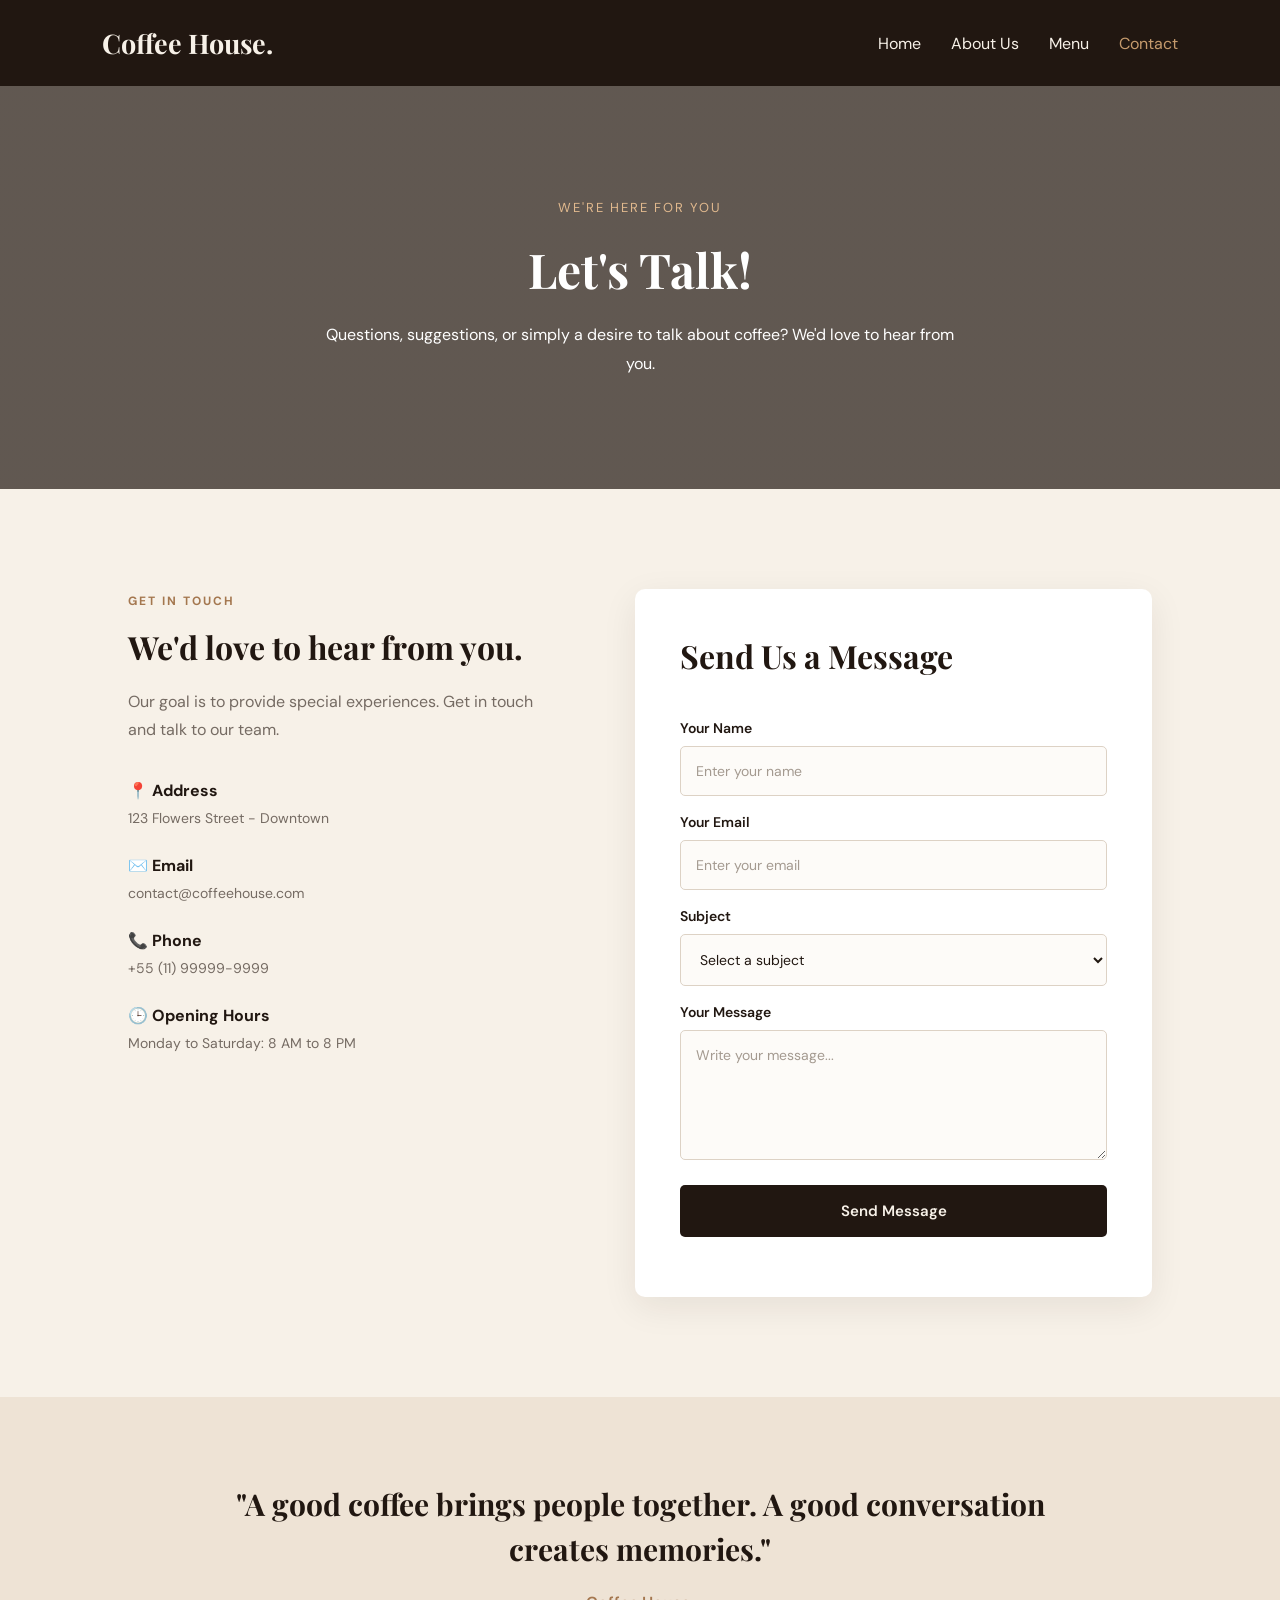
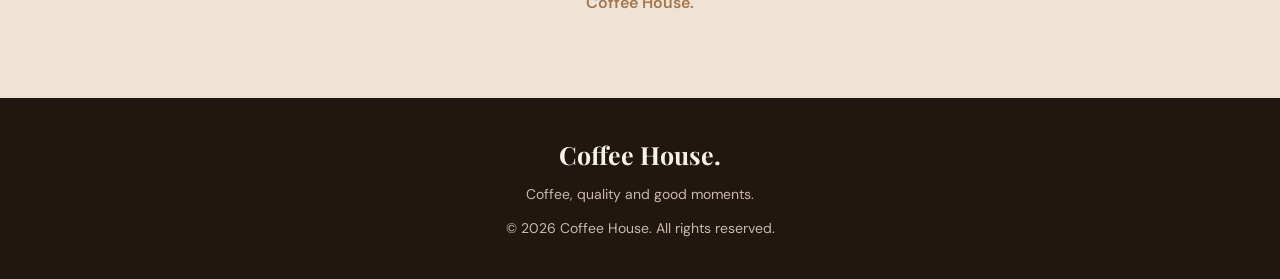
<file: coffee-house-main/contact-en.html>
<!DOCTYPE html>
<html lang="en">

<head>
    <meta charset="UTF-8">
    <meta name="viewport" content="width=device-width, initial-scale=1.0">

    <title>Contact | Coffee House</title>

    <link rel="stylesheet" href="style-contact.css">
    <script src="script.js" defer></script>

    <link rel="preconnect" href="https://fonts.googleapis.com">
    <link rel="preconnect" href="https://fonts.gstatic.com" crossorigin>

    <link href="https://fonts.googleapis.com/css2?family=DM+Sans:wght@400;500;600;700&family=Playfair+Display:wght@500;600;700&display=swap" rel="stylesheet">
</head>

<body>

    <!-- HEADER -->

    <header>

        <div class="logo">Coffee House.</div>

        <nav>
            <a href="index-en.html">Home</a>
            <a href="about-en.html">About Us</a>
            <a href="menu-en.html">Menu</a>
            <a href="contact-en.html" class="ativo">Contact</a>
        </nav>

    </header>

    <!-- BANNER -->

    <section class="contato-banner">

        <span>We're here for you</span>

        <h1>Let's Talk!</h1>

        <p>
            Questions, suggestions, or simply a desire to talk about coffee?
            We'd love to hear from you.
        </p>

    </section>

    <!-- CONTACT -->

    <section class="contato-container">

        <div class="contato-informacoes">

            <span class="etiqueta">Get in Touch</span>

            <h2>We'd love to hear from you.</h2>

            <p>
                Our goal is to provide special experiences.
                Get in touch and talk to our team.
            </p>

            <div class="informacao">

                <h3>📍 Address</h3>
                <p>123 Flowers Street - Downtown</p>

            </div>

            <div class="informacao">

                <h3>✉️ Email</h3>
                <p>contact@coffeehouse.com</p>

            </div>

            <div class="informacao">

                <h3>📞 Phone</h3>
                <p>+55 (11) 99999-9999</p>

            </div>

            <div class="informacao">

                <h3>🕒 Opening Hours</h3>
                <p>Monday to Saturday: 8 AM to 8 PM</p>

            </div>

        </div>

        <!-- CONTACT FORM -->

        <div class="formulario">

            <h2>Send Us a Message</h2>

            <form id="formContato">

                <label for="nome">Your Name</label>
                <input
                    type="text"
                    id="nome"
                    name="nome"
                    placeholder="Enter your name"
                    required
                >

                <label for="email">Your Email</label>
                <input
                    type="email"
                    id="email"
                    name="email"
                    placeholder="Enter your email"
                    required
                >

                <label for="assunto">Subject</label>

                <select id="assunto" name="assunto" required>

                    <option value="" disabled selected>
                        Select a subject
                    </option>

                    <option value="menu">
                        Menu Inquiries
                    </option>

                    <option value="orders">
                        Orders
                    </option>

                    <option value="suggestions">
                        Suggestions
                    </option>

                    <option value="events">
                        Reservations and Events
                    </option>

                    <option value="other">
                        Other
                    </option>

                </select>

                <label for="mensagem">Your Message</label>

                <textarea
                    id="mensagem"
                    name="mensagem"
                    rows="5"
                    placeholder="Write your message..."
                    required
                ></textarea>

                <button type="submit">Send Message</button>

                <p id="resposta"></p>

            </form>

        </div>

    </section>

    <!-- FINAL QUOTE -->

    <section class="frase-contato">

        <h2>
            "A good coffee brings people together.
            A good conversation creates memories."
        </h2>

        <span>Coffee House.</span>

    </section>

    <!-- FOOTER -->

    <footer>

        <strong>Coffee House.</strong>

        <p>Coffee, quality and good moments.</p>

        <p>© 2026 Coffee House. All rights reserved.</p>

    </footer>

</body>
</html>
</file>
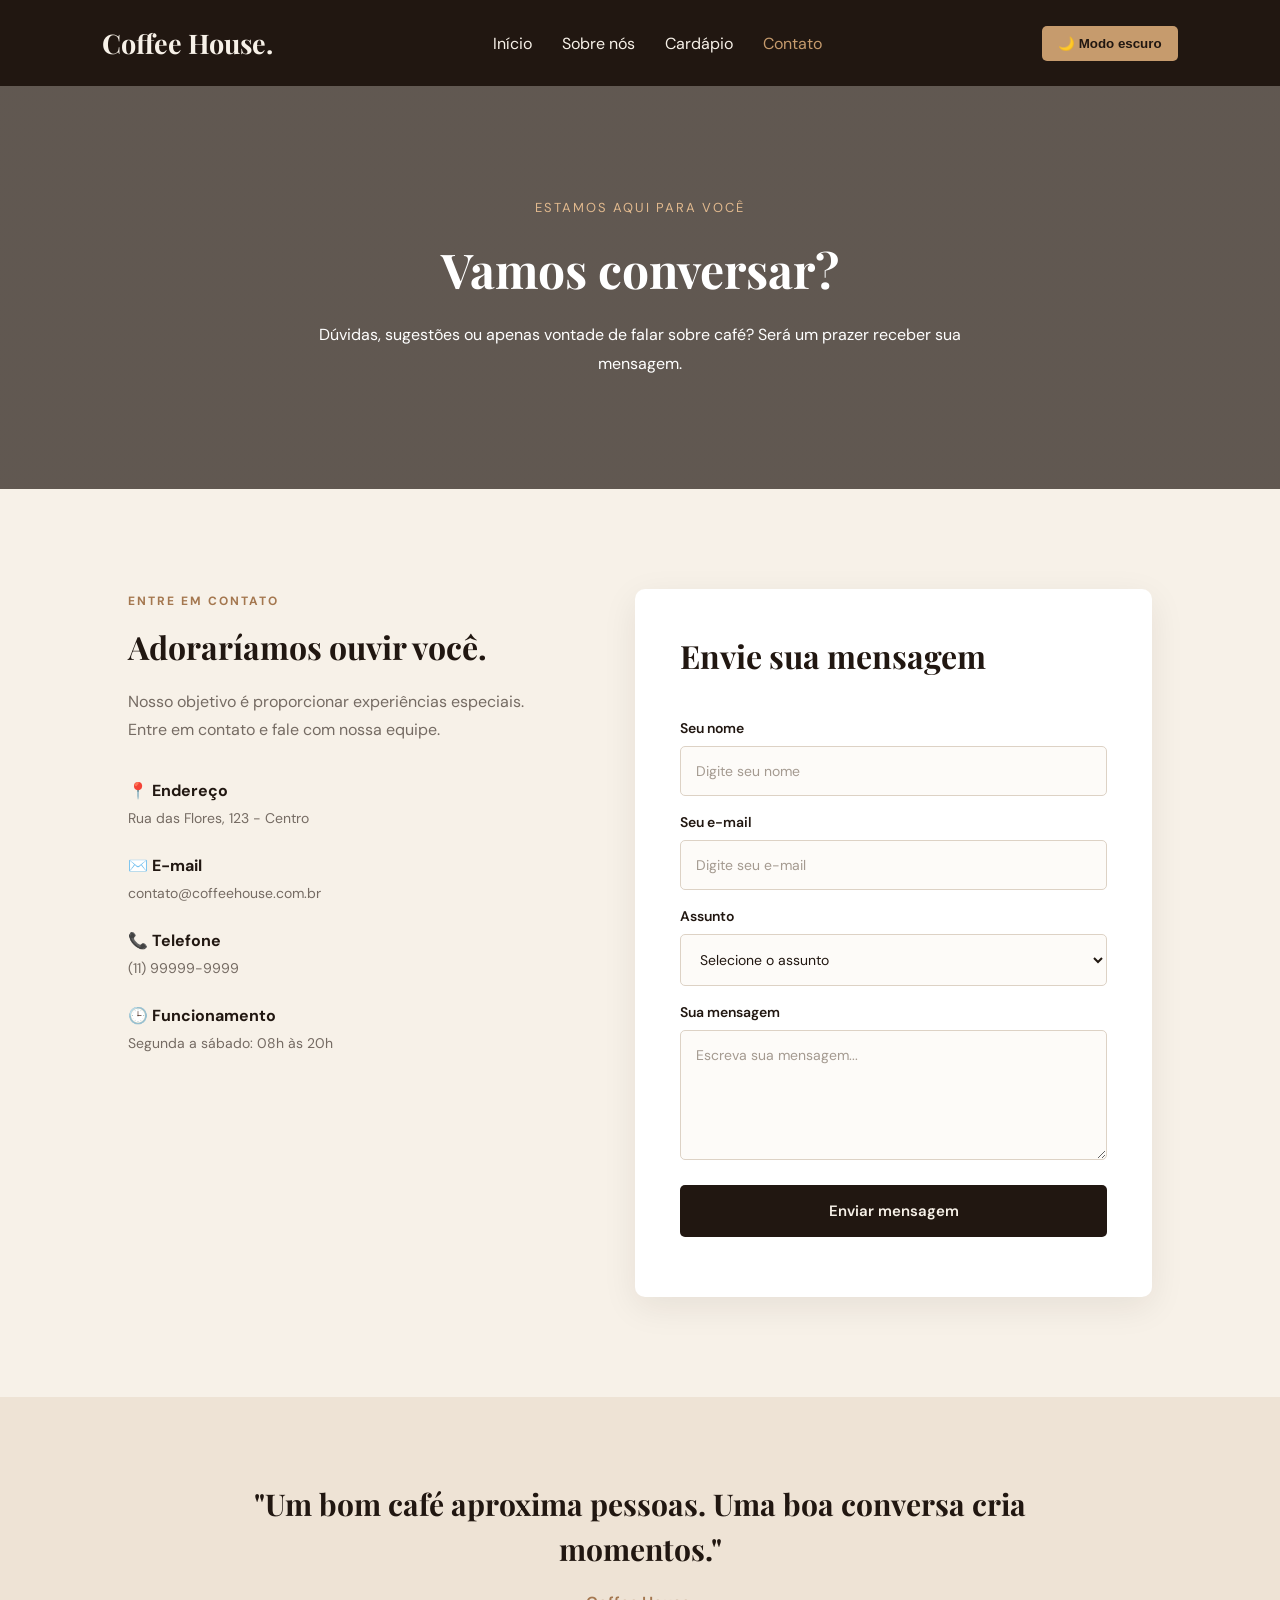
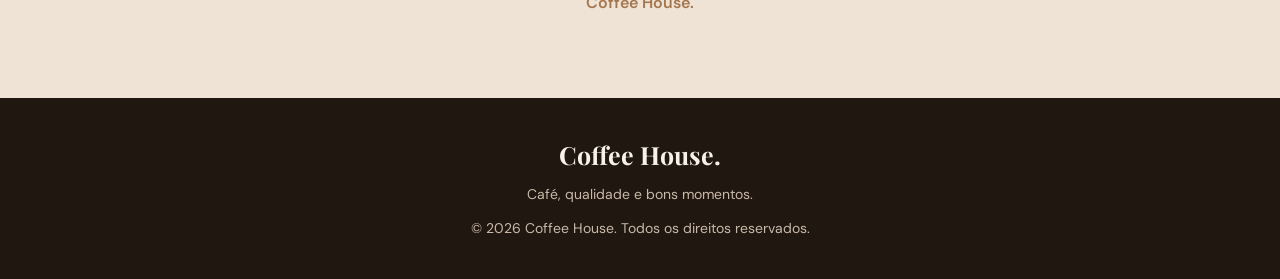
<file: coffee-house-main/contact.html>
<!DOCTYPE html>
<html lang="pt-BR">

<head>
    <meta charset="UTF-8">
    <meta name="viewport" content="width=device-width, initial-scale=1.0">

    <title>Contato | Coffee House</title>

    <link rel="stylesheet" href="style-contact.css">
    <script src="script.js" defer></script>

    <link rel="preconnect" href="https://fonts.googleapis.com">
    <link rel="preconnect" href="https://fonts.gstatic.com" crossorigin>

    <link href="https://fonts.googleapis.com/css2?family=DM+Sans:wght@400;500;600;700&family=Playfair+Display:wght@500;600;700&display=swap" rel="stylesheet">
</head>

<body>

    <!-- CABEÇALHO -->

    <header>

        <div class="logo">Coffee House.</div>

        <nav>
            <a href="index.html">Início</a>
            <a href="about.html">Sobre nós</a>
            <a href="menu.html">Cardápio</a>
            <a href="contact.html" class="ativo">Contato</a>
        </nav>
        <button id="themeToggle" type="button">
    🌙 Modo escuro
</button>

    </header>

    <!-- BANNER -->

    <section class="contato-banner">

        <span>Estamos aqui para você</span>

        <h1>Vamos conversar?</h1>

        <p>
            Dúvidas, sugestões ou apenas vontade de falar sobre café?
            Será um prazer receber sua mensagem.
        </p>

    </section>

    <!-- CONTATO -->

    <section class="contato-container">

        <div class="contato-informacoes">

            <span class="etiqueta">Entre em contato</span>

            <h2>Adoraríamos ouvir você.</h2>

            <p>
                Nosso objetivo é proporcionar experiências especiais.
                Entre em contato e fale com nossa equipe.
            </p>

            <div class="informacao">

                <h3>📍 Endereço</h3>
                <p>Rua das Flores, 123 - Centro</p>

            </div>

            <div class="informacao">

                <h3>✉️ E-mail</h3>
                <p>contato@coffeehouse.com.br</p>

            </div>

            <div class="informacao">

                <h3>📞 Telefone</h3>
                <p>(11) 99999-9999</p>

            </div>

            <div class="informacao">

                <h3>🕒 Funcionamento</h3>
                <p>Segunda a sábado: 08h às 20h</p>

            </div>

        </div>

        <!-- FORMULÁRIO -->

        <div class="formulario">

            <h2>Envie sua mensagem</h2>

            <form id="formContato">

                <label for="nome">Seu nome</label>
                <input
                    type="text"
                    id="nome"
                    name="nome"
                    placeholder="Digite seu nome"
                    required
                >

                <label for="email">Seu e-mail</label>
                <input
                    type="email"
                    id="email"
                    name="email"
                    placeholder="Digite seu e-mail"
                    required
                >

                <label for="assunto">Assunto</label>

                <select id="assunto" name="assunto" required>

                    <option value="" disabled selected>
                        Selecione o assunto
                    </option>

                    <option value="cardapio">
                        Dúvidas sobre o cardápio
                    </option>

                    <option value="pedidos">
                        Pedidos
                    </option>

                    <option value="sugestoes">
                        Sugestões
                    </option>

                    <option value="eventos">
                        Reservas e eventos
                    </option>

                    <option value="outros">
                        Outros
                    </option>

                </select>

                <label for="mensagem">Sua mensagem</label>

                <textarea
                    id="mensagem"
                    name="mensagem"
                    rows="5"
                    placeholder="Escreva sua mensagem..."
                    required
                ></textarea>

                <button type="submit">Enviar mensagem</button>

                <p id="resposta"></p>

            </form>

        </div>

    </section>

    <!-- FRASE FINAL -->

    <section class="frase-contato">

        <h2>
            "Um bom café aproxima pessoas.
            Uma boa conversa cria momentos."
        </h2>

        <span>Coffee House.</span>

    </section>

    <!-- RODAPÉ -->

    <footer>

        <strong>Coffee House.</strong>

        <p>Café, qualidade e bons momentos.</p>

        <p>© 2026 Coffee House. Todos os direitos reservados.</p>

    </footer>

</body>
</html>
</file>
<file: coffee-house-main/style-contact.css>
/* CONFIGURAÇÕES GERAIS */

* {
    margin: 0;
    padding: 0;
    box-sizing: border-box;
}

body {
    background-color: #f7f1e8;
    color: #211711;
    font-family: 'DM Sans', sans-serif;
}

/* CABEÇALHO */

header {
    background-color: #211711;
    color: #f7f1e8;
    padding: 25px 8%;
    display: flex;
    justify-content: space-between;
    align-items: center;
}

.logo {
    font-family: 'Playfair Display', serif;
    font-size: 27px;
    font-weight: 700;
}

nav {
    display: flex;
    gap: 30px;
}

nav a {
    color: #f7f1e8;
    text-decoration: none;
    transition: 0.3s;
}

nav a:hover,
nav a.ativo {
    color: #c69b6d;
}

/* BANNER DE CONTATO */

.contato-banner {
    background:
    linear-gradient(rgba(33, 23, 17, 0.7), rgba(33, 23, 17, 0.7)),
    url('https://images.unsplash.com/photo-1493857671505-72967e2e2760?auto=format&fit=crop&w=1600&q=85') center/cover;

    color: white;
    text-align: center;
    padding: 110px 10%;
}

.contato-banner span {
    color: #e1b98e;
    text-transform: uppercase;
    letter-spacing: 2px;
    font-size: 13px;
}

.contato-banner h1 {
    font-family: 'Playfair Display', serif;
    font-size: 48px;
    margin: 20px 0;
}

.contato-banner p {
    line-height: 1.8;
    max-width: 650px;
    margin: auto;
}

/* CONTEÚDO DE CONTATO */

.contato-container {
    padding: 100px 10%;
    display: flex;
    gap: 80px;
    align-items: flex-start;
}

.contato-informacoes,
.formulario {
    flex: 1;
}

.etiqueta {
    color: #a4774f;
    text-transform: uppercase;
    letter-spacing: 2px;
    font-size: 12px;
    font-weight: 700;
}

.contato-informacoes h2,
.formulario h2 {
    font-family: 'Playfair Display', serif;
    font-size: 32px;
    margin: 15px 0 20px;
}

.contato-informacoes > p {
    color: #756b63;
    line-height: 1.8;
    margin-bottom: 35px;
}

.informacao {
    margin: 28px 0;
}

.informacao h3 {
    margin-bottom: 8px;
    font-size: 16px;
}

.informacao p {
    color: #756b63;
    font-size: 14px;
}

/* FORMULÁRIO */

.formulario {
    background: #ffffff;
    padding: 45px;
    border-radius: 10px;
    box-shadow: 0 10px 35px rgba(33, 23, 17, 0.08);
}

.formulario h2 {
    margin-top: 0;
    margin-bottom: 25px;
}

.formulario form {
    display: flex;
    flex-direction: column;
}

.formulario label {
    margin: 17px 0 9px;
    font-weight: 600;
    font-size: 14px;
}

/* CAMPOS */

.formulario input,
.formulario select,
.formulario textarea {
    width: 100%;
    padding: 15px;
    border: 1px solid #ddd2c5;
    border-radius: 5px;
    background-color: #fdfbf8;
    color: #211711;
    font-family: 'DM Sans', sans-serif;
    font-size: 14px;
    outline: none;
    transition: 0.3s;
}

.formulario input::placeholder,
.formulario textarea::placeholder {
    color: #a49a90;
}

/* SELEÇÃO DE ASSUNTO */

.formulario select {
    cursor: pointer;
    appearance: auto;
}

/* EFEITO AO CLICAR */

.formulario input:focus,
.formulario select:focus,
.formulario textarea:focus {
    border-color: #a4774f;
    background-color: #ffffff;
    box-shadow: 0 0 0 3px rgba(164, 119, 79, 0.12);
}

/* CAMPO DE MENSAGEM */

.formulario textarea {
    resize: vertical;
    min-height: 130px;
}

/* BOTÃO */

.formulario button {
    margin-top: 25px;
    padding: 16px;
    background: #211711;
    color: #f7f1e8;
    border: none;
    border-radius: 5px;
    cursor: pointer;
    font-family: 'DM Sans', sans-serif;
    font-size: 15px;
    font-weight: 600;
    transition: 0.3s;
}

.formulario button:hover {
    background: #a4774f;
    transform: translateY(-2px);
}

/* RESPOSTA DO FORMULÁRIO */

#resposta {
    margin-top: 15px;
    text-align: center;
    font-size: 14px;
}

/* FRASE FINAL */

.frase-contato {
    background: #eee3d5;
    text-align: center;
    padding: 85px 15%;
}

.frase-contato h2 {
    font-family: 'Playfair Display', serif;
    font-size: 30px;
    line-height: 1.5;
}

.frase-contato span {
    display: block;
    margin-top: 20px;
    color: #a4774f;
    font-weight: 600;
}

/* RODAPÉ */

footer {
    background-color: #211711;
    color: #f7f1e8;
    text-align: center;
    padding: 40px 10%;
}

footer strong {
    font-family: 'Playfair Display', serif;
    font-size: 25px;
}

footer p {
    margin-top: 12px;
    color: #c9b9a8;
    font-size: 14px;
    line-height: 1.6;
}

/* RESPONSIVIDADE */

@media (max-width: 768px) {

    header {
        flex-direction: column;
        gap: 20px;
    }

    nav {
        gap: 15px;
        flex-wrap: wrap;
        justify-content: center;
    }

    .contato-container {
        flex-direction: column;
        padding: 60px 7%;
        gap: 40px;
    }

    .contato-informacoes,
    .formulario {
        width: 100%;
    }

    .formulario {
        padding: 25px;
    }

    .contato-banner {
        padding: 80px 7%;
    }

    .contato-banner h1 {
        font-size: 35px;
    }

    .frase-contato {
        padding: 65px 8%;
    }

    .frase-contato h2 {
        font-size: 24px;
    }
}

/* =================================
   MODO ESCURO - CARDÁPIO
================================= */

body.dark-mode {
    background-color: #1a1410;
    color: #f7f1e8;
}

body.dark-mode section {
    background-color: #241a14;
    color: #f7f1e8;
}

body.dark-mode .produto {
    background-color: #302219;
    color: #f7f1e8;
}

body.dark-mode p {
    color: #cbb9a7;
}

/* Botão de tema */
#themeToggle {
    background-color: #c69b6d;
    color: #211711;
    border: none;
    padding: 10px 16px;
    border-radius: 5px;
    cursor: pointer;
    font-weight: bold;
}
</file>
